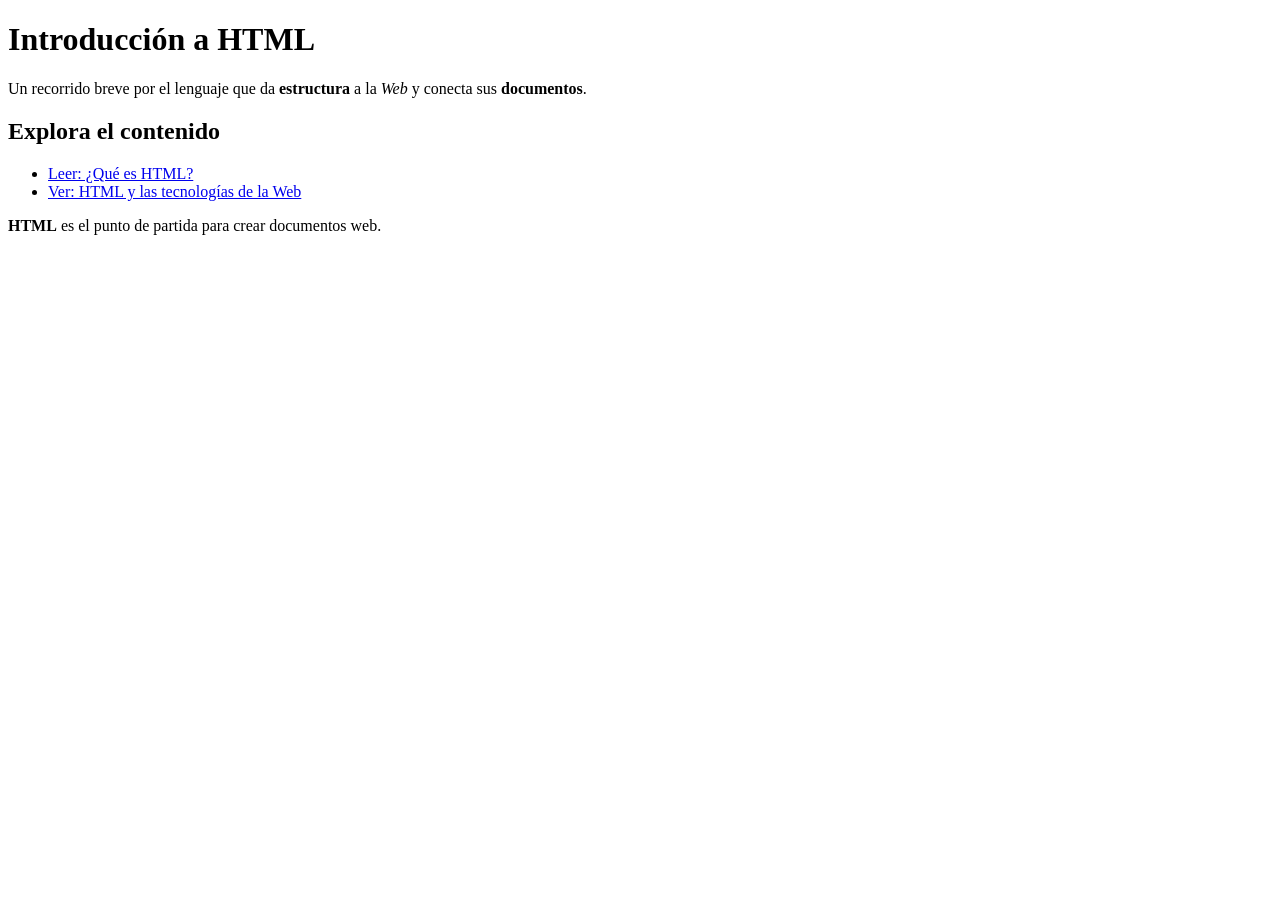
<file: ejercicio01/index.html>
<!DOCTYPE html>
<html lang="es">
<head>
    <meta charset="UTF-8">
    <meta name="viewport" content="width=device-width, initial-scale=1.0">
    <meta name="description" content="Introducción a HTML y a las tecnologías fundamentales de la Web.">
    <title>Introducción a HTML | Aprende la Web</title>
</head>
<body>
    <header>
        <h1>Introducción a HTML</h1>
        <p>Un recorrido breve por el lenguaje que da <strong>estructura</strong> a la <em>Web</em> y conecta sus <strong>documentos</strong>.</p>
    </header>

    <main>
        <section aria-labelledby="contenidos">
            <h2 id="contenidos">Explora el contenido</h2>
            <nav aria-label="Navegación principal">
                <ul>
                    <li><a href="pages/pagina1.html">Leer: ¿Qué es HTML?</a></li>
                    <li><a href="pages/imagenes.html">Ver: HTML y las tecnologías de la Web</a></li>
                </ul>
            </nav>
        </section>
    </main>

    <footer>
        <p><strong>HTML</strong> es el punto de partida para crear documentos web.</p>
    </footer>
</body>
</html>
</file>
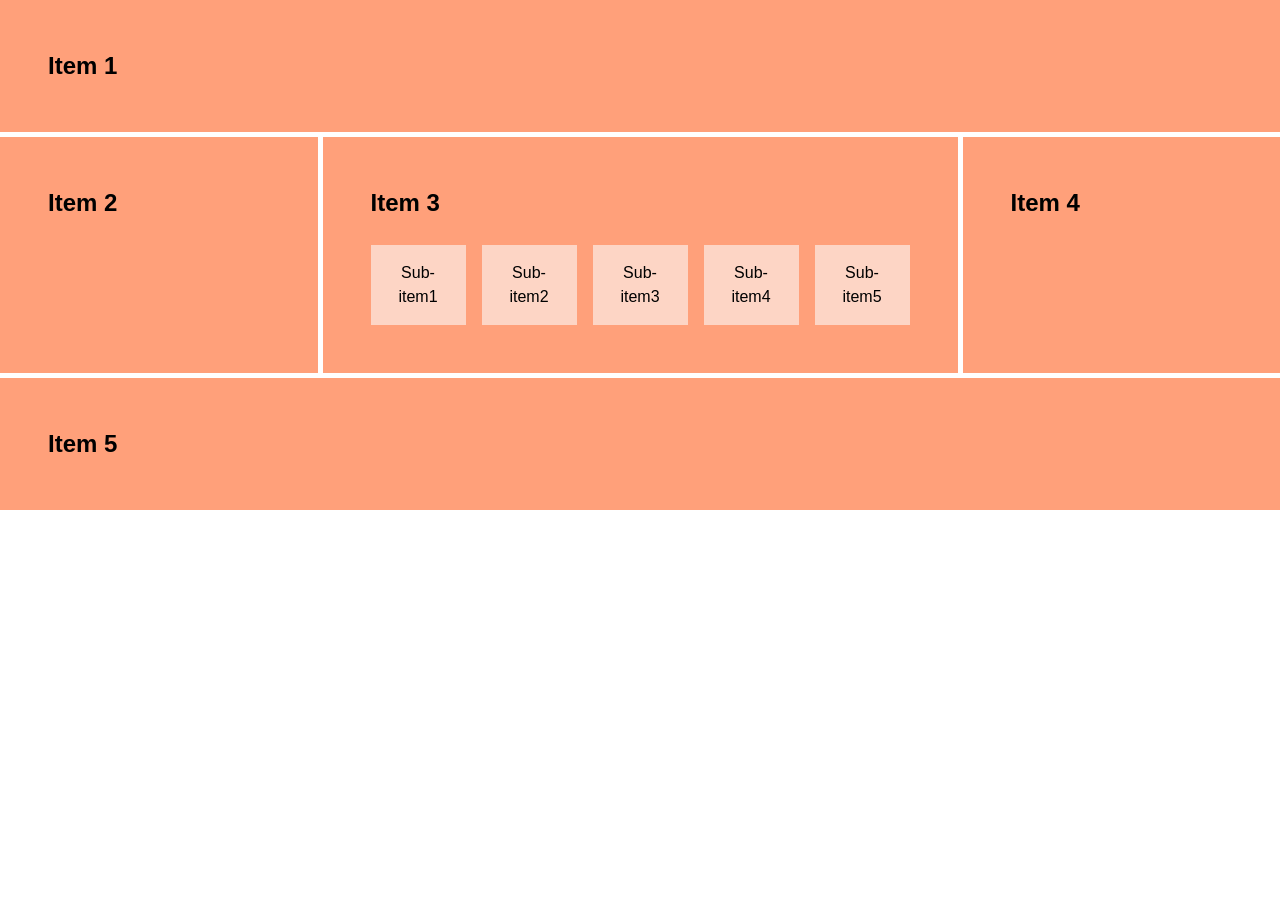
<file: ejercicio/ejercicio06/index.html>
<!DOCTYPE html>
<html lang="en">
  <head>
    <meta charset="UTF-8" />
    <meta name="viewport" content="width=device-width, initial-scale=1.0" />
    <meta http-equiv="X-UA-Compatible" content="ie=edge" />
    <title>Exercise</title>
    <link href="https://fonts.googleapis.com/icon?family=Material+Icons" rel="stylesheet">
    <link rel="stylesheet" href="./css/reset.css">
    <link rel="stylesheet" href="./css/main.css">
  </head>
  <body>
    <div class="grid-container">
      <div class="grid-item item-1"><h1>Item 1</h1></div>
      <div class="grid-item item-2"><h1>Item 2</h1></div>
      <div class="grid-item item-3">
        <h1>Item 3</h1>
        <div class="grid-container-2">
          <div class="sub-item"><p>Sub-item1</p></div>
          <div class="sub-item"><p>Sub-item2</p></div>
          <div class="sub-item"><p>Sub-item3</p></div>
          <div class="sub-item"><p>Sub-item4</p></div>
          <div class="sub-item"><p>Sub-item5</p></div>
        </div>
      </div>
      <div class="grid-item item-4"><h1>Item 4</h1></div>
      <div class="grid-item item-5"><h1>Item 5</h1></div>
    </div>
  </body>
</html>
</file>
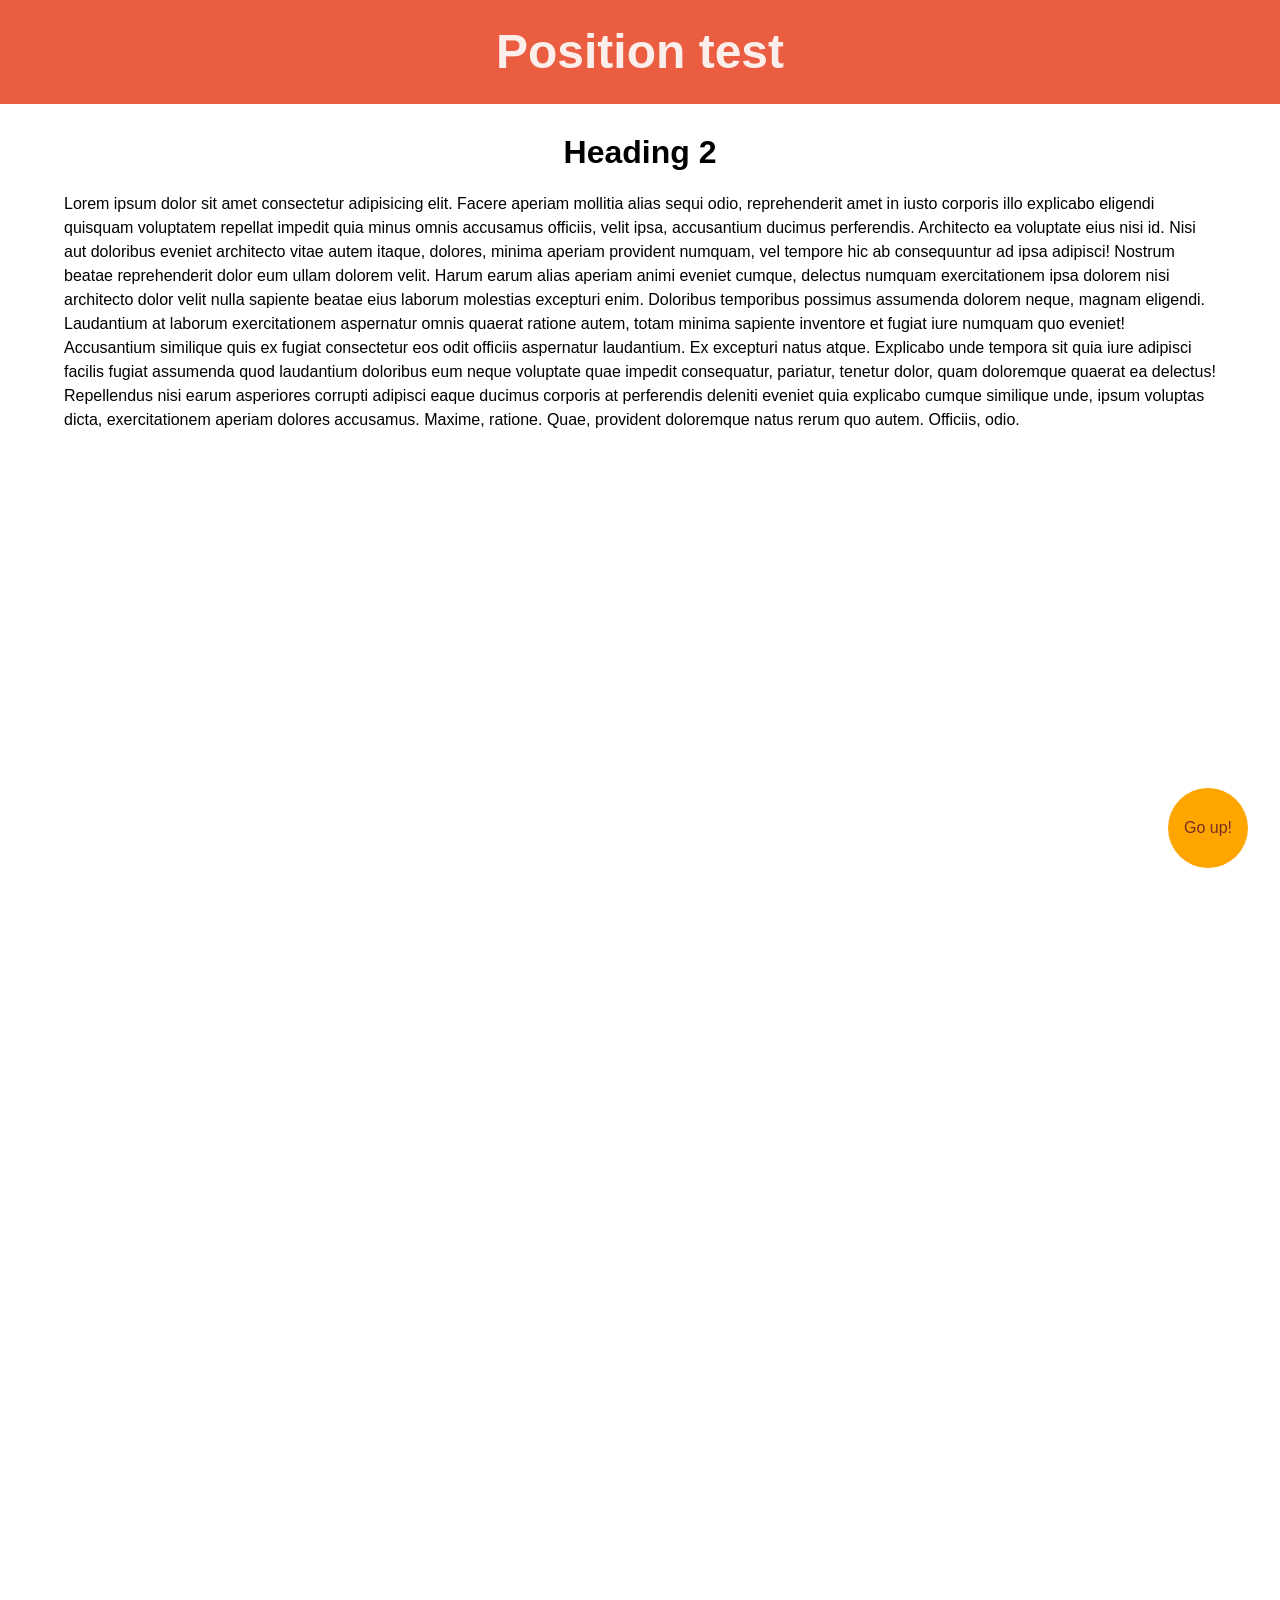
<file: ejercicio/Ejercicio08/index.html>
<!DOCTYPE html>
<html lang="en">
  <head>
    <meta charset="UTF-8" />
    <meta name="viewport" content="width=device-width, initial-scale=1.0" />
    <title>Exercise</title>

    <link rel="stylesheet" href="./css/reset.css" />
    <link rel="stylesheet" href="./css/main.css" />
  </head>
  <body id="my-body">
    <header id="header">
      <h1>Position test</h1>
    </header>

    <main class="wrapper">
      <h2>Heading 2</h2>
      <p>
        Lorem ipsum dolor sit amet consectetur adipisicing elit. Facere aperiam
        mollitia alias sequi odio, reprehenderit amet in iusto corporis illo
        explicabo eligendi quisquam voluptatem repellat impedit quia minus omnis
        accusamus officiis, velit ipsa, accusantium ducimus perferendis.
        Architecto ea voluptate eius nisi id. Nisi aut doloribus eveniet
        architecto vitae autem itaque, dolores, minima aperiam provident
        numquam, vel tempore hic ab consequuntur ad ipsa adipisci! Nostrum
        beatae reprehenderit dolor eum ullam dolorem velit. Harum earum alias
        aperiam animi eveniet cumque, delectus numquam exercitationem ipsa
        dolorem nisi architecto dolor velit nulla sapiente beatae eius laborum
        molestias excepturi enim. Doloribus temporibus possimus assumenda
        dolorem neque, magnam eligendi. Laudantium at laborum exercitationem
        aspernatur omnis quaerat ratione autem, totam minima sapiente inventore
        et fugiat iure numquam quo eveniet! Accusantium similique quis ex fugiat
        consectetur eos odit officiis aspernatur laudantium. Ex excepturi natus
        atque. Explicabo unde tempora sit quia iure adipisci facilis fugiat
        assumenda quod laudantium doloribus eum neque voluptate quae impedit
        consequatur, pariatur, tenetur dolor, quam doloremque quaerat ea
        delectus! Repellendus nisi earum asperiores corrupti adipisci eaque
        ducimus corporis at perferendis deleniti eveniet quia explicabo cumque
        similique unde, ipsum voluptas dicta, exercitationem aperiam dolores
        accusamus. Maxime, ratione. Quae, provident doloremque natus rerum quo
        autem. Officiis, odio.
      </p>
    </main>

    <!-- Afegim href="#my-body" perquè torni a l'inici -->
    <a href="#my-body" class="up-btn"><span class="text-center">Go up!</span></a>
  </body>
</html>
</file>
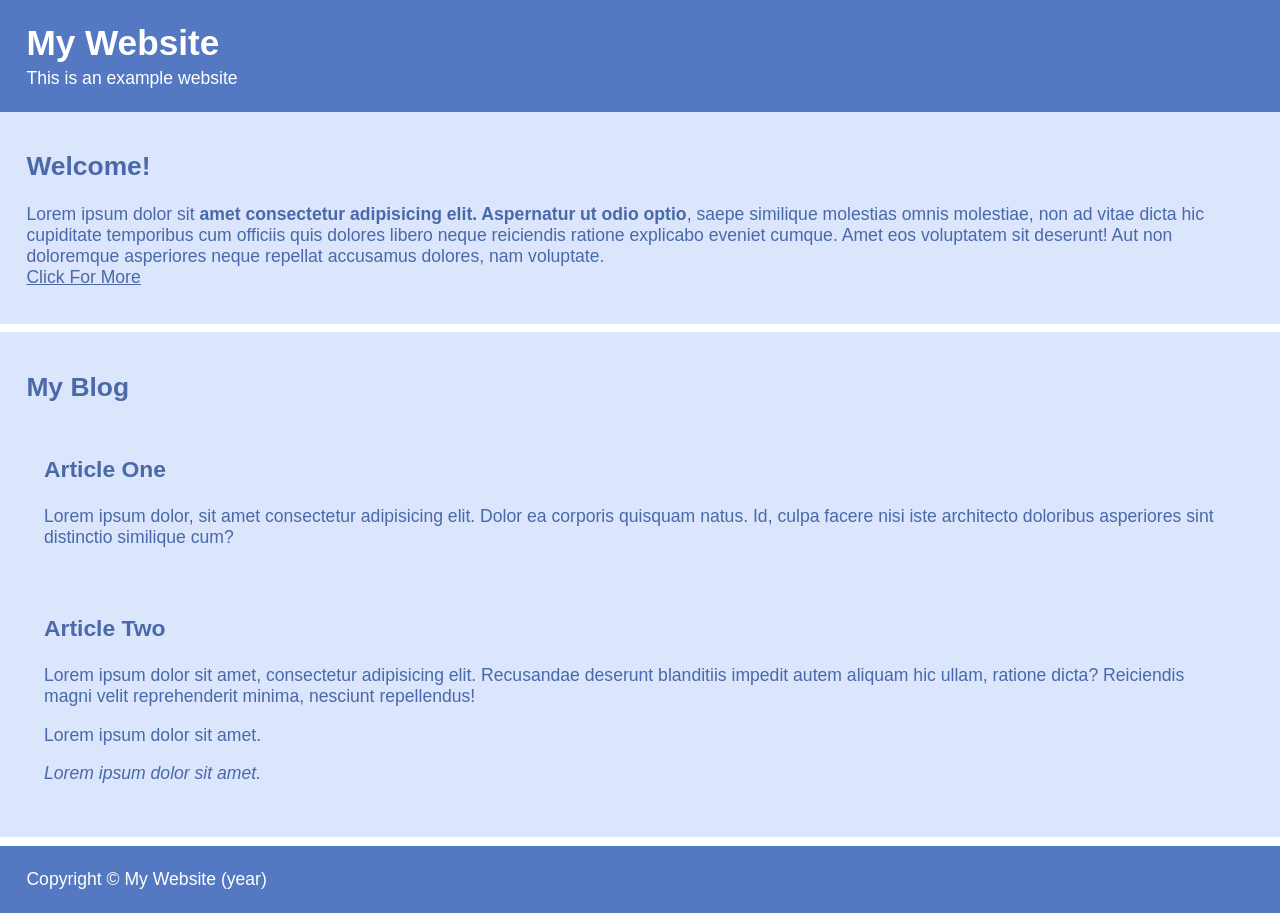
<file: ejercicio/ejercico03/index.html>
<!DOCTYPE html>
<html lang="en">
  <head>
    <meta charset="UTF-8" />
    <meta name="viewport" content="width=device-width, initial-scale=1.0" />
    <title>Exercise</title>
    <link rel="stylesheet" href="estilo.css" />
  </head>
  <body>
    <header>
      <h1>My Website</h1>
      <p>This is an example website</p>
    </header>

    <main>
      <section>
        <h2>Welcome!</h2>
        <p>
          Lorem ipsum dolor sit <span>amet consectetur adipisicing elit. Aspernatur ut odio optio</span>, saepe similique molestias omnis molestiae, non ad vitae dicta hic cupiditate temporibus cum officiis quis dolores libero neque reiciendis ratione explicabo eveniet cumque. Amet eos voluptatem sit deserunt! Aut non doloremque asperiores neque repellat accusamus dolores, nam voluptate.<br />
          <a href="#">Click For More</a>
        </p>
      </section>
      <section>
        <h2>My Blog</h2>
        <article>
          <h3>Article One</h3>
          <p>
            Lorem ipsum dolor, sit amet consectetur adipisicing elit. Dolor ea corporis quisquam natus. Id, culpa facere nisi iste architecto doloribus asperiores sint distinctio similique cum?
          </p>
        </article>
        <article>
          <h3>Article Two</h3>
          <div>
            <p>
              Lorem ipsum dolor sit amet, consectetur adipisicing elit. Recusandae deserunt blanditiis impedit autem aliquam hic ullam, ratione dicta? Reiciendis magni velit reprehenderit minima, nesciunt repellendus!
            </p>
            <p>
              Lorem ipsum dolor sit amet.
            </p>
          </div>
          <p>
            Lorem ipsum dolor sit amet.
          </p>
        </article>
      </section>
    </main>

    <footer>
      <p>Copyright &copy; My Website (year)</p>
    </footer>
  </body>
</html>
</file>
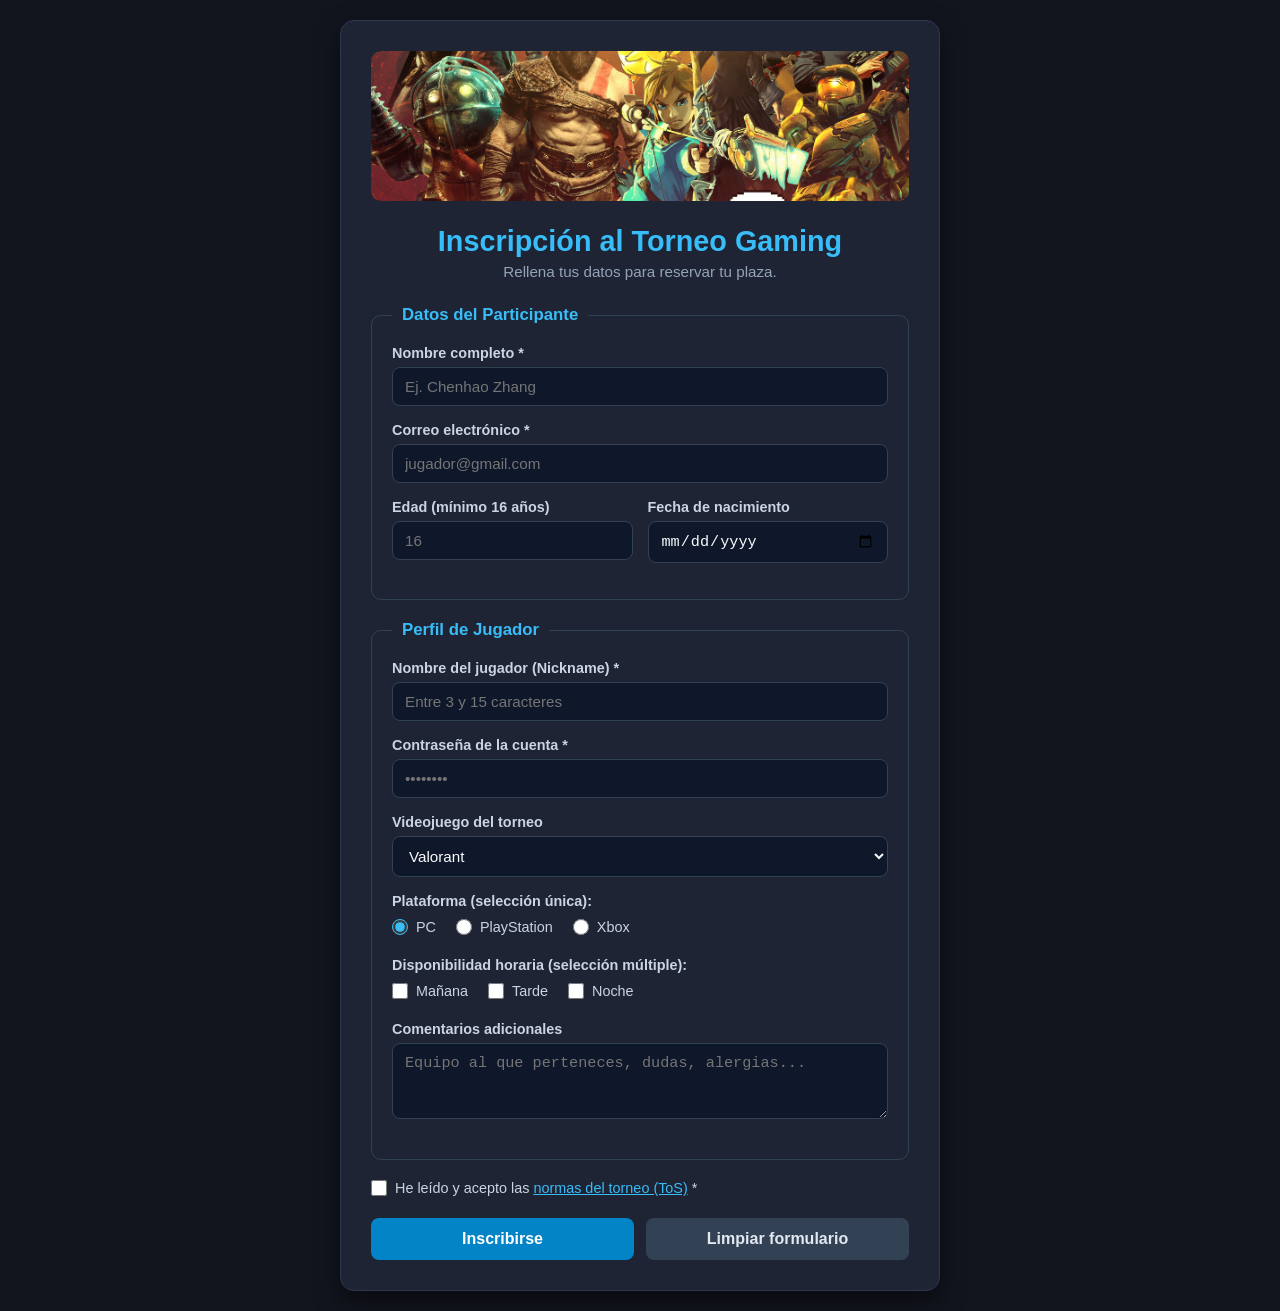
<file: ejercicio/torneo_videojuego/index.html>
<!DOCTYPE html>
<html lang="es">
  <head>
    <meta charset="UTF-8" />
    <meta name="viewport" content="width=device-width, initial-scale=1.0" />
    <title>Inscripción - Torneo de Videojuegos</title>
    <link rel="stylesheet" href="./css/styles.css" />
  </head>
  <body>
    <main class="contenedor">
      <!-- Banner superior usando la imagen que ya tienes en img/ -->
      <img
        src="./img/the-top-100-video-games-of-all-time_53uq.jpg"
        alt="Banner Torneo de Videojuegos"
        class="banner"
      />

      <h1>Inscripción al Torneo Gaming</h1>
      <p class="subtitulo">Rellena tus datos para reservar tu plaza.</p>

      <form action="#" method="get">
        <!-- PRIMER BLOQUE: Datos personales -->
        <fieldset>
          <legend>Datos del Participante</legend>

          <div class="campo">
            <label for="nombre">Nombre completo *</label>
            <input
              type="text"
              id="nombre"
              name="nombre"
              placeholder="Ej. Chenhao Zhang"
              required
            />
          </div>

          <div class="campo">
            <label for="correo">Correo electrónico *</label>
            <input
              type="email"
              id="correo"
              name="correo"
              placeholder="jugador@gmail.com"
              required
            />
          </div>

          <div class="fila-doble">
            <div class="campo">
              <label for="edad">Edad (mínimo 16 años)</label>
              <input
                type="number"
                id="edad"
                name="edad"
                min="16"
                max="99"
                placeholder="16"
              />
            </div>

            <div class="campo">
              <label for="nacimiento">Fecha de nacimiento</label>
              <input type="date" id="nacimiento" name="nacimiento" />
            </div>
          </div>
        </fieldset>

        <!-- SEGUNDO BLOQUE: Perfil de jugador -->
        <fieldset>
          <legend>Perfil de Jugador</legend>

          <div class="campo">
            <label for="nickname">Nombre del jugador (Nickname) *</label>
            <input
              type="text"
              id="nickname"
              name="nickname"
              minlength="3"
              maxlength="15"
              placeholder="Entre 3 y 15 caracteres"
              required
            />
          </div>

          <div class="campo">
            <label for="password">Contraseña de la cuenta *</label>
            <input
              type="password"
              id="password"
              name="password"
              placeholder="••••••••"
              required
            />
          </div>

          <div class="campo">
            <label for="videojuego">Videojuego del torneo</label>
            <select id="videojuego" name="videojuego">
              <option value="valorant">Valorant</option>
              <option value="lol">League of Legends</option>
              <option value="fc26">EA Sports FC 26</option>
              <option value="streetfighter">Street Fighter 6</option>
              <option value="rocketleague">Rocket League</option>
            </select>
          </div>

          <!-- Selección única (Radio buttons) -->
          <div class="campo">
            <span class="titulo-grupo">Plataforma (selección única):</span>
            <div class="opciones-linea">
              <label class="opcion-check">
                <input type="radio" name="plataforma" value="pc" checked /> PC
              </label>
              <label class="opcion-check">
                <input type="radio" name="plataforma" value="playstation" /> PlayStation
              </label>
              <label class="opcion-check">
                <input type="radio" name="plataforma" value="xbox" /> Xbox
              </label>
            </div>
          </div>

          <!-- Selección múltiple (Checkboxes) -->
          <div class="campo">
            <span class="titulo-grupo">Disponibilidad horaria (selección múltiple):</span>
            <div class="opciones-linea">
              <label class="opcion-check">
                <input type="checkbox" name="horario" value="manana" /> Mañana
              </label>
              <label class="opcion-check">
                <input type="checkbox" name="horario" value="tarde" /> Tarde
              </label>
              <label class="opcion-check">
                <input type="checkbox" name="horario" value="noche" /> Noche
              </label>
            </div>
          </div>

          <div class="campo">
            <label for="comentarios">Comentarios adicionales</label>
            <textarea
              id="comentarios"
              name="comentarios"
              rows="3"
              placeholder="Equipo al que perteneces, dudas, alergias..."
            ></textarea>
          </div>
        </fieldset>

        <!-- Aceptación de normas con enlace a normas.html -->
        <div class="campo-normas">
          <label class="opcion-check">
            <input type="checkbox" id="normas" name="normas" required />
            <span>
              He leído y acepto las
              <a href="./normas.html" target="_blank">normas del torneo (ToS)</a> *
            </span>
          </label>
        </div>

        <!-- Botones nativos -->
        <div class="botones">
          <button type="submit" class="btn-enviar">Inscribirse</button>
          <button type="reset" class="btn-limpiar">Limpiar formulario</button>
        </div>
      </form>
    </main>
  </body>
</html>
</file>
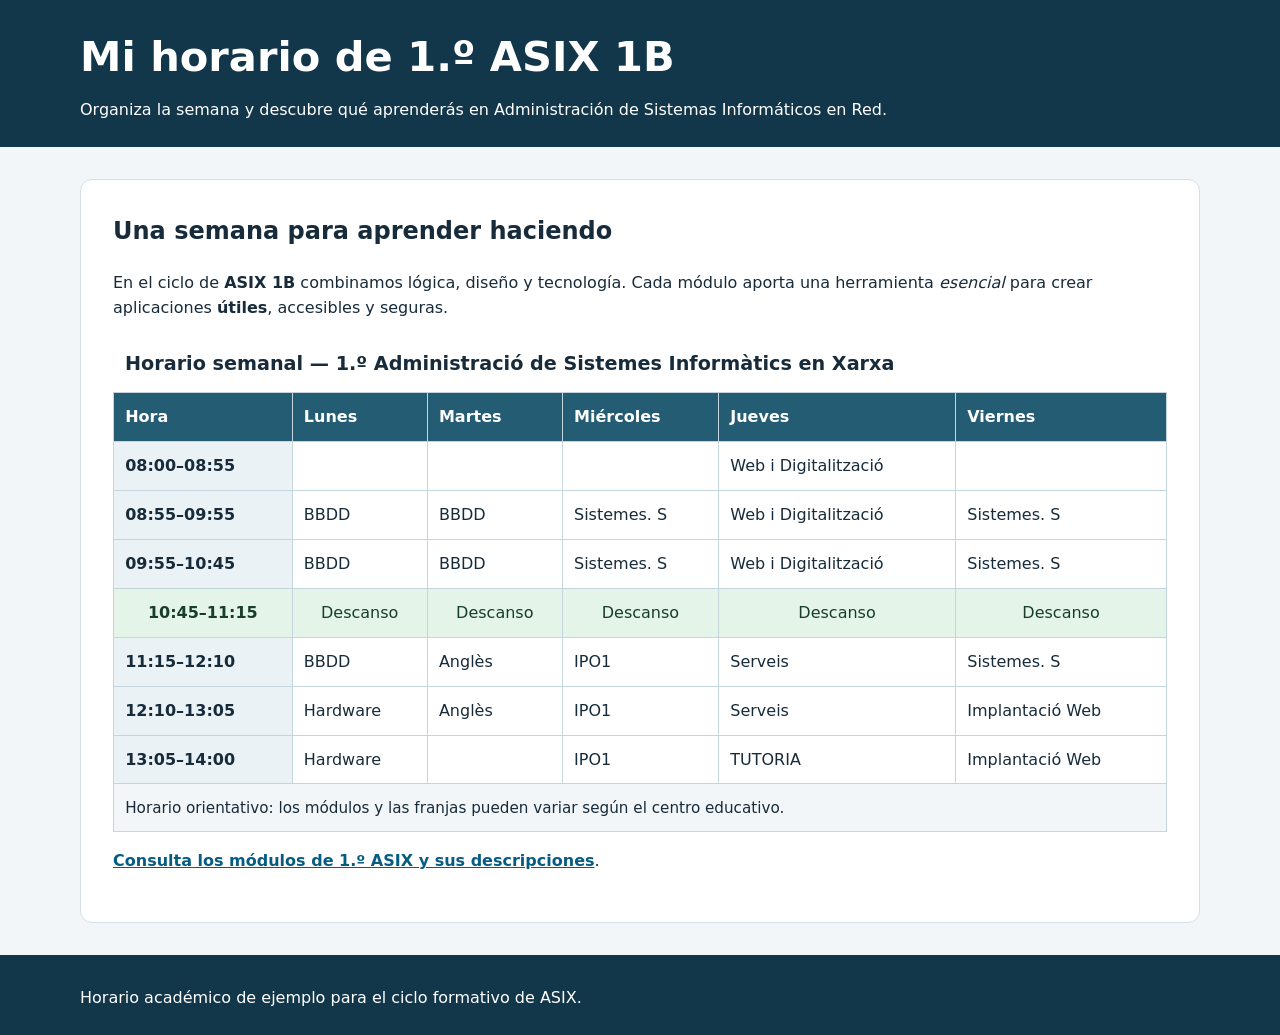
<file: Ejercicio02/ejercicio2/index.html>
<!DOCTYPE html>
<html lang="es">
  <head>
    <meta charset="UTF-8" />
    <meta name="viewport" content="width=device-width, initial-scale=1.0" />
    <meta
      name="description"
      content="Horario semanal de 1.º de Desarrollo de Aplicaciones Web."
    />
    <title>Horario semanal | 1.º DAW</title>
    <style>
      *,
      *::before,
      *::after {
        box-sizing: border-box;
      }

      :root {
        font-family: system-ui, sans-serif;
        line-height: 1.6;
        color: #172b3a;
        background: #f2f6f8;
      }

      body {
        margin: 0;
      }

      header,
      footer {
        padding: 1.5rem max(1rem, calc((100% - 70rem) / 2));
        color: #fff;
        background: #12364a;
      }

      header h1 {
        margin: 0;
        font-size: clamp(1.8rem, 4vw, 2.6rem);
      }

      header p,
      footer p {
        margin: 0.4rem 0 0;
      }

      main {
        width: min(100% - 2rem, 70rem);
        margin: 2rem auto;
      }

      section {
        padding: clamp(1rem, 3vw, 2rem);
        border: 1px solid #d3e0e6;
        border-radius: 0.75rem;
        background: #fff;
      }

      h2 {
        margin-top: 0;
      }

      a {
        color: #075c83;
        font-weight: 650;
      }

      a:focus-visible {
        outline: 3px solid #d07b00;
        outline-offset: 3px;
      }

      .table-scroll {
        overflow-x: auto;
      }

      table {
        width: 100%;
        min-width: 48rem;
        border-collapse: collapse;
        text-align: left;
      }

      caption {
        padding: 0.75rem;
        font-size: 1.2rem;
        font-weight: 700;
        text-align: left;
      }

      th,
      td {
        padding: 0.7rem;
        border: 1px solid #c5d5de;
      }

      thead th {
        color: #fff;
        background: #245c74;
      }

      tbody th {
        white-space: nowrap;
        background: #eaf2f5;
      }

      .break-row th,
      .break-row td {
        color: #173d2c;
        background: #e4f4e9;
        text-align: center;
      }

      tfoot td {
        font-size: 0.95rem;
        background: #f2f6f8;
      }

      @media (max-width: 40rem) {
        main {
          margin-block: 1rem;
        }
      }
    </style>
  </head>
  <body>
    <header>
      <h1>Mi horario de 1.º ASIX 1B</h1>
      <p>Organiza la semana y descubre qué aprenderás en Administración de Sistemas Informáticos en Red.</p>
    </header>

    <main>
      <section aria-labelledby="weekly-schedule">
        <h2 id="weekly-schedule">Una semana para aprender haciendo</h2>
        <p>
          En el ciclo de <strong>ASIX 1B</strong> combinamos lógica, diseño y
          tecnología. Cada módulo aporta una herramienta <em>esencial</em> para
          crear aplicaciones <strong>útiles</strong>, accesibles y seguras.
        </p>
        <div class="table-scroll">
          <table>
            <caption>Horario semanal — 1.º Administració de Sistemes Informàtics en Xarxa</caption>
            <thead>
              <tr>
                <th scope="col">Hora</th>
                <th scope="col">Lunes</th>
                <th scope="col">Martes</th>
                <th scope="col">Miércoles</th>
                <th scope="col">Jueves</th>
                <th scope="col">Viernes</th>
              </tr>
            </thead>
            <tbody>
              <tr>
                <th scope="row">08:00–08:55</th>
                <td></td>
                <td></td>
                <td></td>
                <td>Web i Digitalització</td>
                <td></td>
              </tr>
              <tr>
                <th scope="row">08:55–09:55</th>
                <td>BBDD</td>
                <td>BBDD</td>
                <td>Sistemes. S</td>
                <td>Web i Digitalització</td>
                <td>Sistemes. S</td>
              </tr>
              <tr>
                <th scope="row">09:55–10:45</th>
                <td>BBDD</td>
                <td>BBDD</td>
                <td>Sistemes. S</td>
                <td>Web i Digitalització</td>
                <td>Sistemes. S</td>
              </tr>
              <tr class="break-row">
                <th scope="row">10:45–11:15</th>
                <td>Descanso</td>
                <td>Descanso</td>                
                <td>Descanso</td>
                <td>Descanso</td>
                <td>Descanso</td> 
              </tr>
              <tr>
                <th scope="row">11:15–12:10</th>
                <td>BBDD</td>
                <td>Anglès</td>
                <td>IPO1</td>
                <td>Serveis</td>
                <td>Sistemes. S</td>
              </tr>
              <tr>
                <th scope="row">12:10–13:05</th>
                <td>Hardware</td>
                <td>Anglès</td>
                <td>IPO1</td>
                <td>Serveis</td>
                <td>Implantació Web</td>
              </tr>
              <tr>
                <th scope="row">13:05–14:00</th>
                <td>Hardware</td>
                <td></td>
                <td>IPO1</td>
                <td>TUTORIA</td>
                <td>Implantació Web</td>
              </tr>
            </tbody>
            <tfoot>
              <tr>
                <td colspan="6">
                  Horario orientativo: los módulos y las franjas pueden variar
                  según el centro educativo.
                </td>
              </tr>
            </tfoot>
          </table>
        </div>
        <p>
          <a href="pages/asignaturas.html">Consulta los módulos de 1.º ASIX y sus descripciones</a>.
        </p>
      </section>
    </main>

    <footer>
      <p>Horario académico de ejemplo para el ciclo formativo de ASIX.</p>
    </footer>
  </body>
</html>
</file>
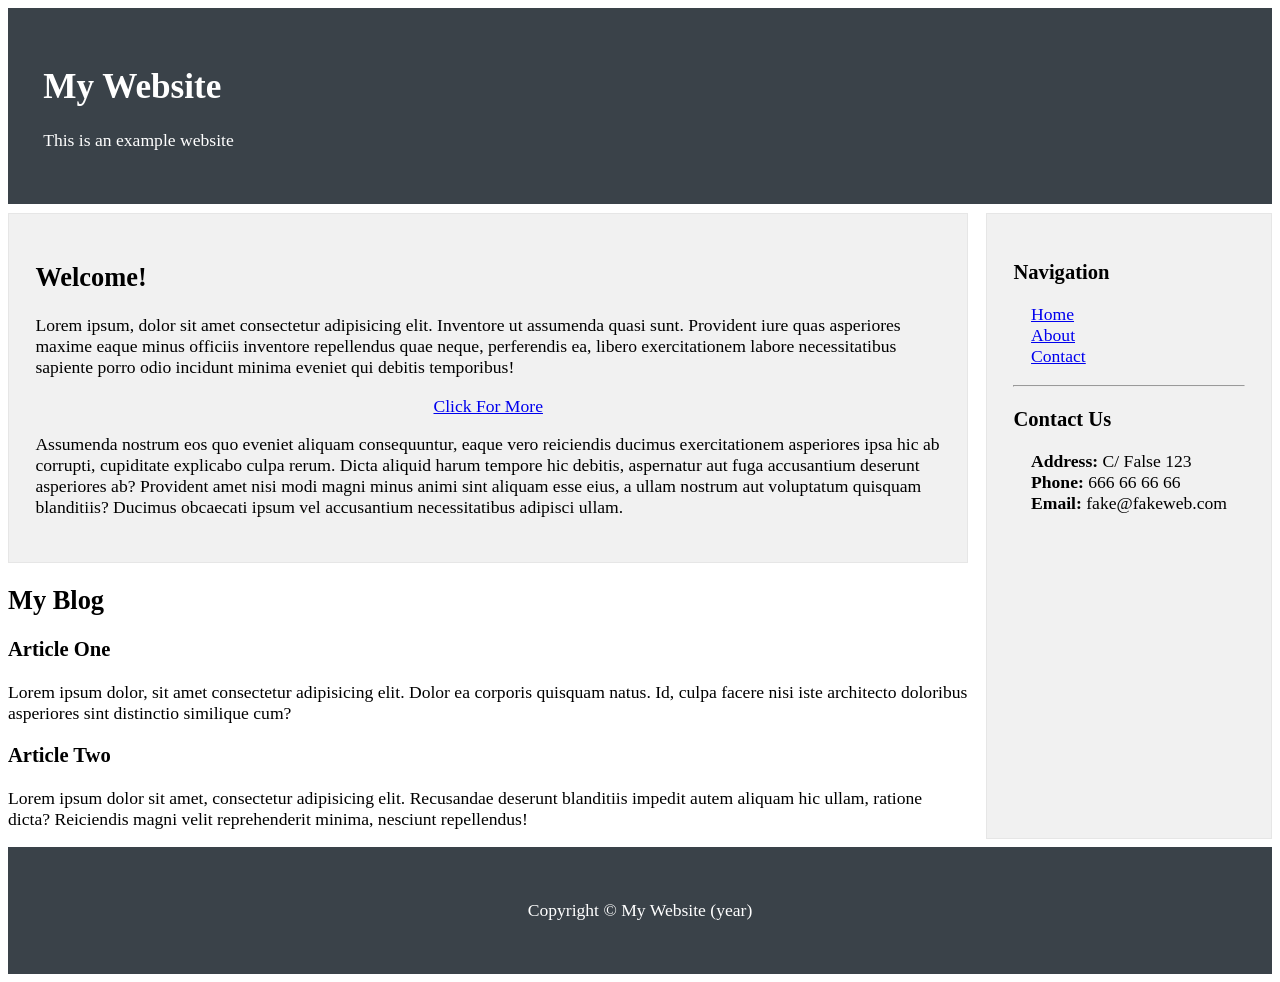
<file: prueba.html>
<!DOCTYPE html>
<html lang="en">
  <head>
    <meta charset="UTF-8" />
    <meta name="viewport" content="width=device-width, initial-scale=1.0" />
    <meta http-equiv="X-UA-Compatible" content="ie=edge" />
    <title>Exercise</title>
    <style>
      :root {
        --bg-dark-color: rgb(58, 66, 73);
        --bg-dark-text-color: white;
      }

      *, *::after, *::before {
        box-sizing: border-box;
      }

      html {
        font-size: 1.1rem;
      }

      ul {
        padding: 0 1rem;
        list-style: none;
      }

      .card {
        border: 1px solid rgb(230, 230, 230);
        background: rgb(241, 241, 241);
        padding: 1.5rem;
        margin-bottom: 0.5rem;
      }

      .text-center {
        display: block;
        text-align: center;
      }

      #header {
        background-color: var(--bg-dark-color);
        color: var(--bg-dark-text-color);
        padding: 2rem;
        margin-bottom: 0.5rem;
      }

      #wrapper {
        display: grid;
        grid-template-columns: auto auto auto;
        grid-column-gap: 1rem;
      }

      #main {
        grid-column: 1 / span 2;
      }

      #footer {
        background-color: var(--bg-dark-color);
        color: var(--bg-dark-text-color);
        padding: 2rem;
      }
    </style>
  </head>
  <body>
    <!-- Header -->
    <header id="header">
      <h1>My Website</h1>
      <p>This is an example website</p>
    </header>

    <div id="wrapper">
      <!-- Main Content (left) -->
      <main id="main">
        <!-- Welcome Section -->
        <section id="welcome" class="card">
          <h2>Welcome!</h2>
          <p>Lorem ipsum, dolor sit amet consectetur adipisicing elit. Inventore ut assumenda quasi sunt. Provident iure quas asperiores maxime eaque minus officiis inventore repellendus quae neque, perferendis ea, libero exercitationem labore necessitatibus sapiente porro odio incidunt minima eveniet qui debitis temporibus!</p>
          <a href="#" class="text-center">Click For More</a>
          <p>Assumenda nostrum eos quo eveniet aliquam consequuntur, eaque vero reiciendis ducimus exercitationem asperiores ipsa hic ab corrupti, cupiditate explicabo culpa rerum. Dicta aliquid harum tempore hic debitis, aspernatur aut fuga accusantium deserunt asperiores ab? Provident amet nisi modi magni minus animi sint aliquam esse eius, a ullam nostrum aut voluptatum quisquam blanditiis? Ducimus obcaecati ipsum vel accusantium necessitatibus adipisci ullam.</p>
        </section>

        <!-- Blog Section -->
        <section id="blog">
          <h2>My Blog</h2>
          <!-- Article One -->
          <article class="article">
            <h3>Article One</h3>
            <p>
              Lorem ipsum dolor, sit amet consectetur adipisicing elit. Dolor ea corporis quisquam natus. Id, culpa facere nisi iste architecto doloribus asperiores sint distinctio similique cum?
            </p>
          </article>
          <!-- Article Two -->
          <article class="article">
            <h3>Article Two</h3>
            <p>
              Lorem ipsum dolor sit amet, consectetur adipisicing elit. Recusandae deserunt blanditiis impedit autem aliquam hic ullam, ratione dicta? Reiciendis magni velit reprehenderit minima, nesciunt repellendus!
            </p>
          </article>
        </section>
      </main>

      <!-- Sidebar (right) -->
      <aside id="sidebar" class="card">
        <h3>Navigation</h3>
        <!-- Navigation -->
        <nav>
          <ul id="nav">
            <li><a href="index.html">Home</a></li>
            <li><a href="about.html">About</a></li>
            <li><a href="contact.html">Contact</a></li>
          </ul>
        </nav>
        <hr />
        <h3>Contact Us</h3>
        <ul>
          <li><strong>Address:</strong> C/ False 123</li>
          <li><strong>Phone:</strong> 666 66 66 66</li>
          <li><strong>Email:</strong> fake@fakeweb.com</li>
        </ul>
      </aside>
    </div>

    <!-- Footer -->
    <footer id="footer">
      <p class="text-center">Copyright &copy; My Website (year)</p>
    </footer>
  </body>
</html>
</file>
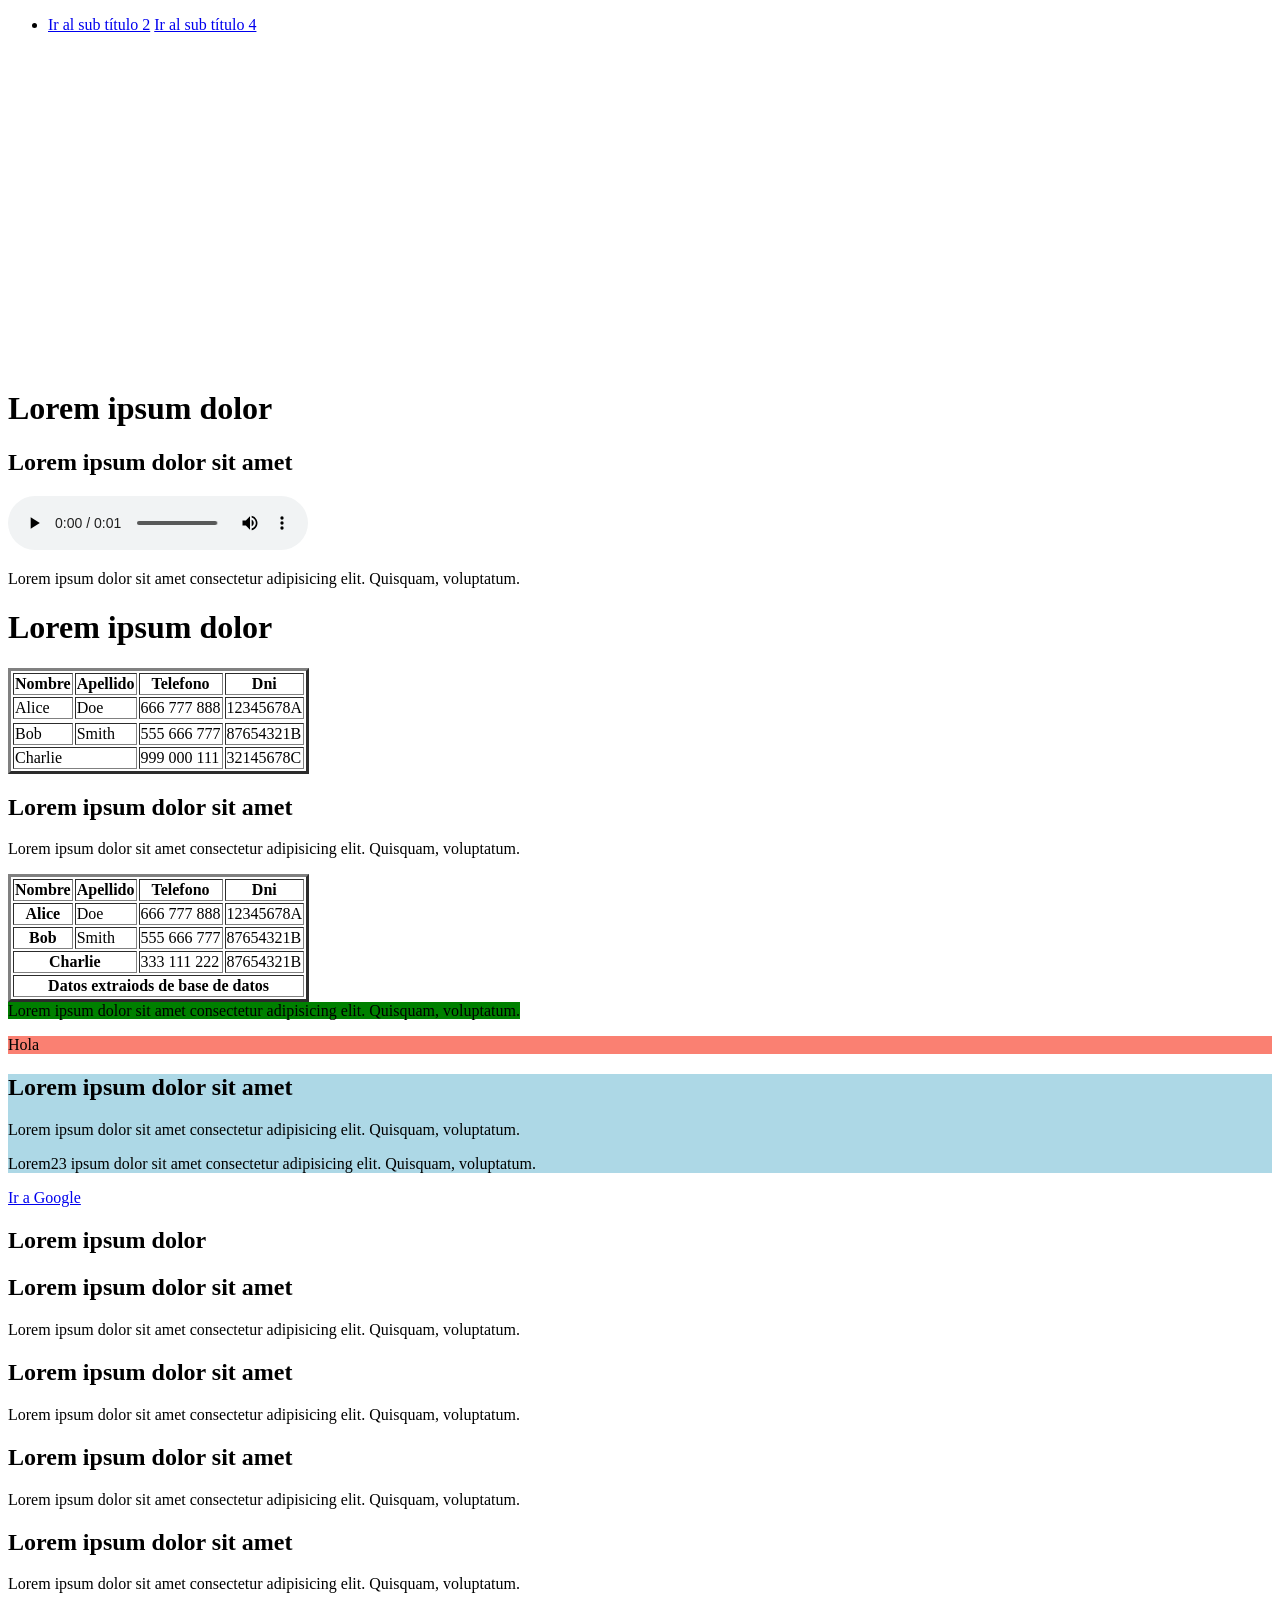
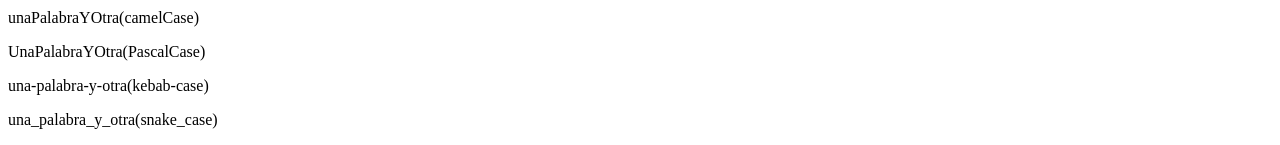
<file: ejempl class/indext.html>
<!DOCTYPE html>
<html lang="en">
<head>
    <meta charset="UTF-8">
    <meta name="viewport" content="width=device-width, initial-scale=1.0">
    <title>Document</title>
</head>
<body>
    <!-- This is a comment -->

    <ul>
        <li>
            <a href="#subtitulo2">Ir al sub título 2</a>
            <a href="#subtitulo4">Ir al sub título 4</a>
        </li>
    </ul>
    
    <video width="560" height="240" autoplay muted loop src="mov_bbb.mp4"></video> 
    
    <iframe width="560" height="315" src="https://www.youtube.com/embed/pYDvDG_gTYY?si=B5aRlZxkZd4psYEW" title="YouTube video player" frameborder="0" allow="accelerometer; autoplay; clipboard-write; encrypted-media; gyroscope; picture-in-picture; web-share" referrerpolicy="strict-origin-when-cross-origin" allowfullscreen></iframe>
    
    <h1 id="main-title">Lorem ipsum dolor </h1>
    <h2 id="sub-title">Lorem ipsum dolor sit amet</h2>

        <audio src="horse.mp3" controls></audio>

    <p>Lorem ipsum dolor sit amet consectetur adipisicing elit. Quisquam, voluptatum.</p>
    <h1 id="titulo">Lorem ipsum dolor </h1>

        <table border="3">
            <tr>
                <th>Nombre</th>
                <th>Apellido</th>
                <th>Telefono</th>
                <th>Dni</th>
            </tr>

            <tr>
                <td>Alice</td>
                <td>Doe</td>
                <td>666 777 888</td>
                <td>12345678A</td>
                <tr>
            </tr>
                <td>Bob</td>
                <td>Smith</td>
                <td>555 666 777</td>
                <td>87654321B</td>
            </tr>
                <td colspan="2">Charlie</td>

                <td>999 000 111</td>
                <td>32145678C</td>
            </tr>
        </table>

    <h2 id="subtituloEnElApartado">Lorem ipsum dolor sit amet</h2>
    <p>Lorem ipsum dolor sit amet consectetur adipisicing elit. Quisquam, voluptatum.</p>

      <table border="3">
            <thead>
                <tr>
                <th>Nombre</th>
                <th>Apellido</th>
                <th>Telefono</th>
                <th>Dni</th>
            </tr>
            </thead>
            <tbody>
                <tr>
                    <th>Alice</th>
                    <td>Doe</td>
                    <td>666 777 888</td>
                    <td>12345678A</td>
                </tr>
                <tr>
                    <th>Bob</th>
                    <td>Smith</td>
                    <td>555 666 777</td>
                    <td>87654321B</td>
                </tr>
                <tr>
                    <th colspan="2">Charlie</th>

                    <td>333 111 222</td>
                    <td>87654321B</td>
                </tr>
            </tbody>
            <tfoot>
                <tr>
                    <th colspan="4">Datos extraiods de base de datos</th>
                </tr>
            </tfoot>
            
        </table>

    <span style="background-color: green;">
        Lorem ipsum dolor sit amet consectetur adipisicing elit. Quisquam, voluptatum.</p>
    </span>
    <div style="background-color: salmon;">
        Hola
    </div>
    <div style="background-color: lightblue;">
        <h2 id="subtituloEnElApartado2">Lorem ipsum dolor sit amet</h2>
        <p>Lorem ipsum dolor sit amet consectetur adipisicing elit. Quisquam, voluptatum.</p>
        <p>Lorem23 ipsum dolor sit amet consectetur adipisicing elit. Quisquam, voluptatum.</p>
        </p>
    </div>
    
    <a href="google.com">Ir a Google</a>
    <h2 id="titulo">Lorem ipsum dolor </h2>
    <h2 id="subtitulo1">Lorem ipsum dolor sit amet</h2>
    <p>Lorem ipsum dolor sit amet consectetur adipisicing elit. Quisquam, voluptatum.</p>  
    <h2 id="subtitulo2">Lorem ipsum dolor sit amet</h2>
    <p>Lorem ipsum dolor sit amet consectetur adipisicing elit. Quisquam, voluptatum.</p>
    <h2 id="subtitulo3">Lorem ipsum dolor sit amet</h2>
    <p>Lorem ipsum dolor sit amet consectetur adipisicing elit. Quisquam, voluptatum.</p>
    <h2 id="subtitulo4">Lorem ipsum dolor sit amet</h2>
    <p>Lorem ipsum dolor sit amet consectetur adipisicing elit. Quisquam, voluptatum.</p>


    <p>unaPalabraYOtra(camelCase)</p>
    <p>UnaPalabraYOtra(PascalCase)</p>
    <p>una-palabra-y-otra(kebab-case)</p>
    <p>una_palabra_y_otra(snake_case)</p>
</body>
</html>
</file>
<file: ejercicio/ejercicio06/css/main.css>
:root {
  --main-bg: lightsalmon;
  --sub-bg: rgb(253, 213, 197);
  --gap-grid: 5px;
  --gap-subgrid: 1rem;
}

* {
  box-sizing: border-box;
}

body {
  font-family: Arial, Helvetica, sans-serif;
}

h1 {
  font-size: 1.5em;
  font-weight: bold;
}

.grid-container {
  display: grid;
  /* Requisit: columnes 1fr 2fr 1fr */
  grid-template-columns: 1fr 2fr 1fr;
  /* Requisit: espai entre ítems de 5px */
  gap: var(--gap-grid);
}

.grid-item {
  background-color: var(--main-bg);
  padding: 3rem;
}

.item-1 {
  grid-column: 1 / -1;
}

.item-2 {
  grid-column: 1 / 2;
}

.item-3 {
  grid-column: 2 / 3;
}

.item-4 {
  grid-column: 3 / 4;
}

.item-5 {
  grid-column: 1 / -1; 
}

.grid-container-2 {
  display: grid;

  grid-template-columns: repeat(auto-fit, minmax(90px, 1fr));
  gap: var(--gap-subgrid);
  margin-top: 1.5rem;
}

.sub-item {
  background-color: var(--sub-bg);
  padding: 1rem;
  text-align: center;
}
</file>
<file: ejercicio/Ejercicio08/css/main.css>
:root {
  --primary-color: #EA5D40;
  --second-color: #FCEEEB;
  --third-color: #752E20;
  --fourth-color: #2E120C;
  --fifth-color: orange;
  --wrapper-width: 90vw;
}

* {
  box-sizing: border-box;
}

/* Requisit 2: Moviment suau en fer clic a l'enllaç cap amunt */
html {
  scroll-behavior: smooth;
}

body {
  font-family: Arial, Helvetica, sans-serif;
  height: 2000px;
}

/* Requisit 1: Header fix a la part superior */
header {
  background-color: var(--primary-color);
  padding: 1rem 0;
  position: fixed;
  top: 0;
  left: 0;
  width: 100%;
  z-index: 1000;
}

h1 {
  font-size: 3rem;
  font-weight: bold;
  color: var(--second-color);
  text-align: center;
}

h2 {
  font-size: 2rem;
  font-weight: bold;
  margin-bottom: 1rem;
  text-align: center;
}

/* Requisit 1: Evitem que el contingut quedi tapat pel header fix */
.wrapper {
  width: var(--wrapper-width);
  margin: 0 auto;
  padding-top: 8rem;
}

/* Requisit 2: Botó fix a la part inferior dreta */
.up-btn {
  display: inline-block;
  text-decoration: none;
  color: var(--third-color);
  height: 5rem;
  width: 5rem;
  background-color: var(--fifth-color);
  border-radius: 100%;
  position: fixed;
  bottom: 2rem;
  right: 2rem;
  z-index: 1000;
}

/* ADVANCED LEVEL: Gradient radial en passar el ratolí per sobre */
.up-btn:hover {
  background: radial-gradient(
    circle,
    var(--second-color) 0%,
    var(--primary-color) 60%,
    var(--third-color) 100%
  );
}

.text-center {
  height: 100%;
  width: 100%;
  display: flex;
  align-items: center;
  justify-content: center;
}
</file>
<file: ejercicio/ejercico03/estilo.css>
body {
  font-family: 'Roboto', sans-serif;
  margin: 0;
  padding: 0;
}

html {
  font-size: 1.1rem;
}

h3 {
  font-size: 1.3rem;
}

header, footer {
  background-color: rgb(84, 120, 193);
  color: white;
  padding: 1rem 1.5rem;
}

header h1, header p, footer p {
  margin: 0.3rem 0;
}

section {
  background-color: rgba(210, 223, 251, 0.8);
  color: rgb(73, 105, 169);
  padding: 1rem 1.5rem;
  margin-bottom: 0.5rem;
}

section:first-child:hover,
article:hover {
  background-color: rgb(10, 15, 24);
  color: white;
}

article {
  padding: 0.5rem 1rem;
  margin-bottom: 0.5rem;
  transition: background-color 0.2s, color 0.2s;
}

a {
  color: inherit;
  text-decoration: underline;
}

a:active {
  color: black;
}

span {
  font-weight: bold;
}

article:last-of-type > p {
  font-style: italic;
}
</file>
<file: ejercicio/torneo_videojuego/css/styles.css>
/* Reset básico */
* {
  box-sizing: border-box;
  margin: 0;
  padding: 0;
}

/* 1 y 2. Formulario centrado en pantalla y fondo de página distinto al del formulario */
body {
  font-family: 'Segoe UI', Tahoma, Geneva, Verdana, sans-serif;
  background-color: #12151e; /* Fondo oscuro gaming */
  color: #e2e8f0;
  display: flex;
  justify-content: center;
  align-items: center;
  min-height: 100vh;
  padding: 20px;
}

/* 4 y 8. Contenedor del formulario con esquinas redondeadas y anchura adaptable */
.contenedor {
  background-color: #1e2433; /* Fondo distinto al del body */
  width: 100%;
  max-width: 600px; /* Se adapta a móvil y no crece demasiado en PC */
  padding: 30px;
  border-radius: 14px;
  border: 1px solid #2e374d;
  box-shadow: 0 10px 25px rgba(0, 0, 0, 0.5);
}

.banner {
  width: 100%;
  height: 150px;
  object-fit: cover;
  border-radius: 10px;
  margin-bottom: 20px;
}

h1 {
  text-align: center;
  color: #38bdf8;
  margin-bottom: 5px;
  font-size: 1.8rem;
}

.subtitulo {
  text-align: center;
  color: #94a3b8;
  margin-bottom: 25px;
  font-size: 0.95rem;
}

/* Estilo de Fieldset y Legend */
fieldset {
  border: 1px solid #334155;
  border-radius: 10px;
  padding: 20px;
  margin-bottom: 20px;
}

legend {
  padding: 0 10px;
  color: #38bdf8;
  font-weight: bold;
  font-size: 1.05rem;
}

/* 3. Espaciado correcto entre campos */
.campo {
  margin-bottom: 16px;
}

.fila-doble {
  display: flex;
  gap: 15px;
}

.fila-doble .campo {
  flex: 1;
}

label,
.titulo-grupo {
  display: block;
  margin-bottom: 6px;
  font-size: 0.9rem;
  font-weight: 600;
  color: #cbd5e1;
}

/* 4. Bordes y esquinas redondeadas en inputs */
input[type="text"],
input[type="email"],
input[type="number"],
input[type="password"],
input[type="date"],
select,
textarea {
  width: 100%;
  padding: 10px 12px;
  background-color: #0f172a;
  border: 1px solid #334155;
  border-radius: 8px;
  color: #f8fafc;
  font-size: 0.95rem;
  transition: border-color 0.2s, box-shadow 0.2s;
}

/* 7. Efecto para destacar el campo que se ha seleccionado */
input:focus,
select:focus,
textarea:focus {
  outline: none;
  border-color: #38bdf8;
  box-shadow: 0 0 0 3px rgba(56, 189, 248, 0.25);
}

/* Radios y Checkboxes */
.opciones-linea {
  display: flex;
  gap: 20px;
  flex-wrap: wrap;
  padding-top: 4px;
}

.opcion-check {
  display: flex;
  align-items: center;
  gap: 8px;
  font-weight: normal;
  cursor: pointer;
}

input[type="radio"],
input[type="checkbox"] {
  accent-color: #38bdf8;
  width: 16px;
  height: 16px;
  cursor: pointer;
}

/* Enlace de normas */
.campo-normas {
  margin-bottom: 22px;
  font-size: 0.9rem;
}

.campo-normas a {
  color: #38bdf8;
  text-decoration: underline;
}

/* 5. Estilo personalizado para los botones */
.botones {
  display: flex;
  gap: 12px;
}

button {
  flex: 1;
  padding: 12px;
  border: none;
  border-radius: 8px;
  font-size: 1rem;
  font-weight: bold;
  cursor: pointer;
  transition: background-color 0.2s, transform 0.15s;
}

.btn-enviar {
  background-color: #0284c7;
  color: white;
}

.btn-limpiar {
  background-color: #334155;
  color: #e2e8f0;
}

/* 6. Efecto al pasar por encima de un botón */
.btn-enviar:hover {
  background-color: #0369a1;
  transform: translateY(-2px);
}

.btn-limpiar:hover {
  background-color: #475569;
  transform: translateY(-2px);
}

/* Adaptación extra para pantallas muy pequeñas */
@media (max-width: 480px) {
  .fila-doble,
  .botones {
    flex-direction: column;
    gap: 0;
  }

  .botones {
    gap: 10px;
  }
}
</file>
